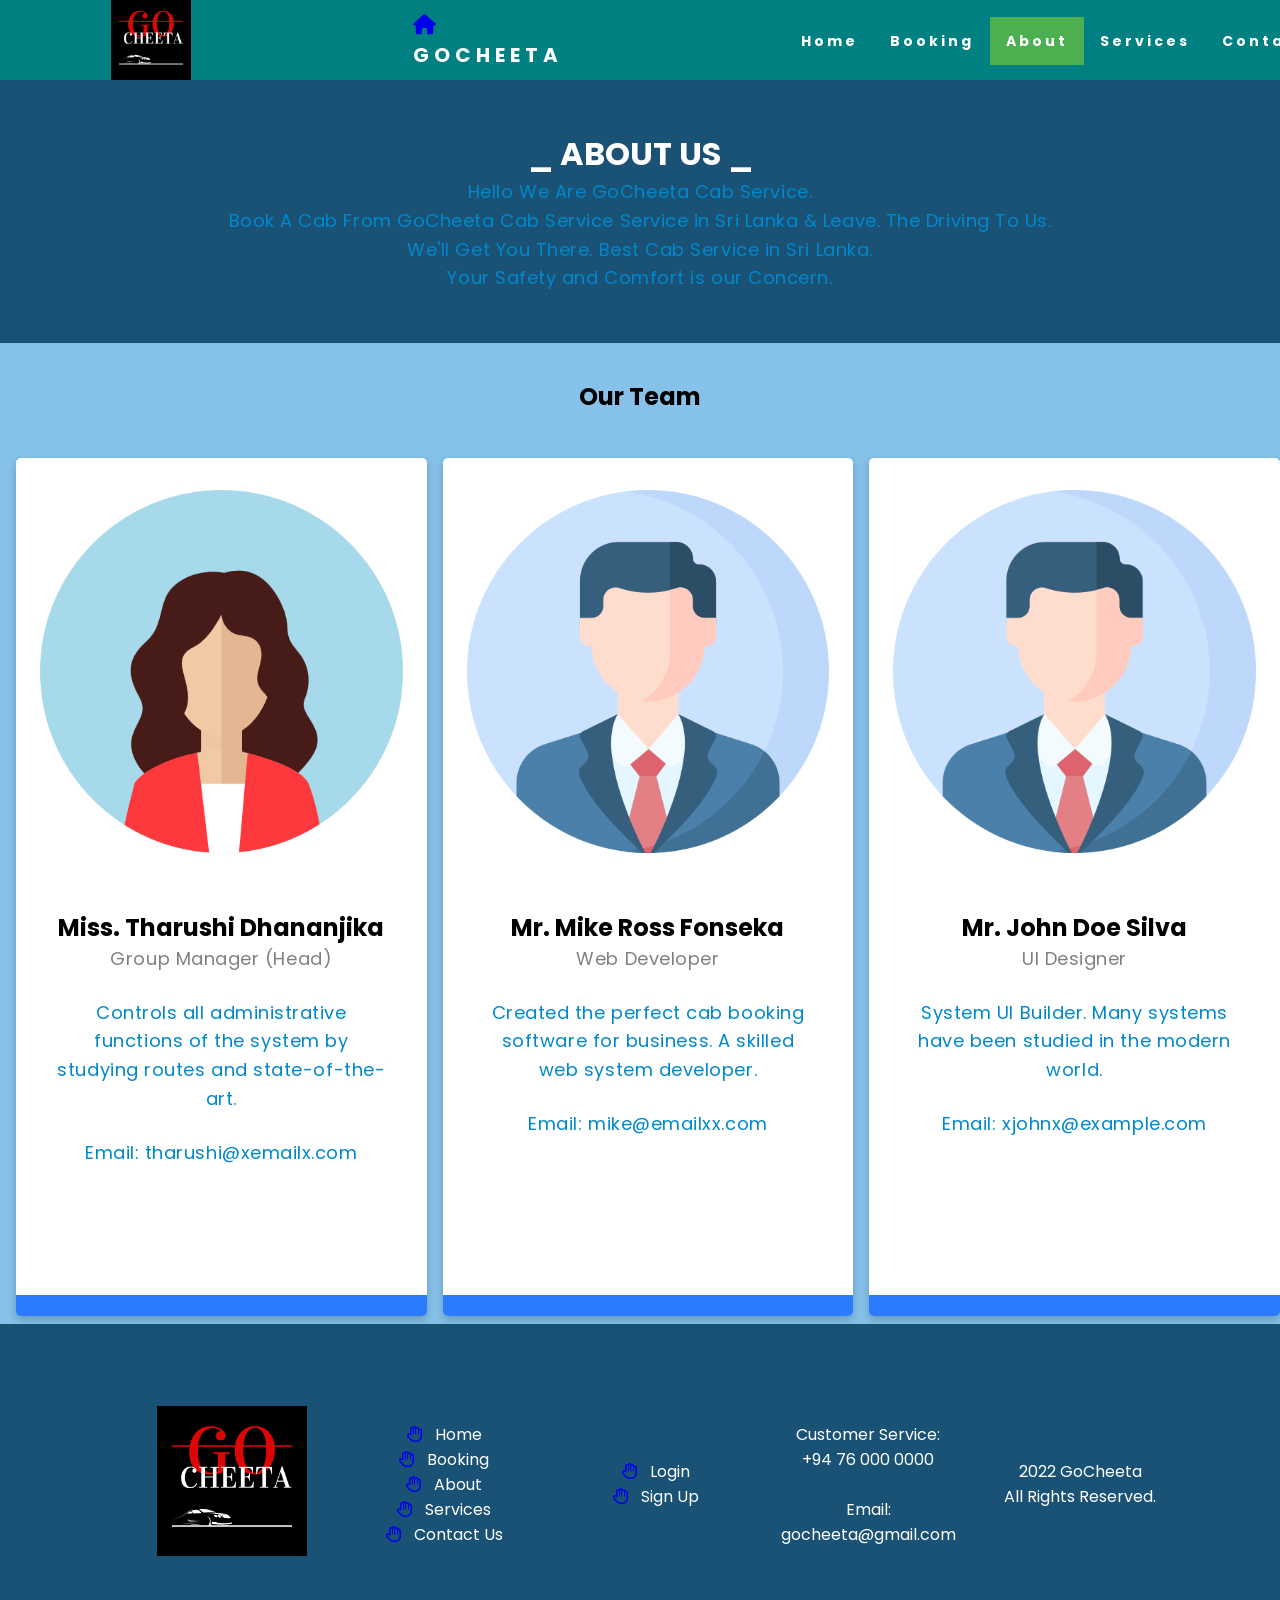
<file: GoCheeta_Client/target/GoCheeta_Client-1.0-SNAPSHOT/about.html>
<!DOCTYPE html>

<html lang="en">

  <head>
    <meta charset="UTF-8" />
    
    <meta name="viewport" content="width=device-width, initial-scale=1.0" />
    <link href="https://fonts.googleapis.com/css2?family=Montserrat&display=swap" rel="stylesheet"/>
    <link rel="stylesheet" href="navbar.css" />

    <title>About</title>
    
    <link rel="stylesheet" href="https://cdnjs.cloudflare.com/ajax/libs/font-awesome/6.0.0-beta3/css/all.min.css"/>
    <!-- Google Font -->
    <link href="https://fonts.googleapis.com/css2?family=Poppins:wght@400;500;600&display=swap" rel="stylesheet"/>
    
    <link rel="stylesheet" href="service.css"/>
    
<style>
    
        
body {
  font-family: Arial, Helvetica, sans-serif;
  margin: 0;
}

html {
  box-sizing: border-box;
}

*, *:before, *:after {
  box-sizing: inherit;
}

.column {
  float: left;
  width: 33.3%;
  margin-bottom: 16px;
  padding: 0 8px;
}

.card {
  box-shadow: 0 4px 8px 0 rgba(0, 0, 0, 0.2);
  margin: 8px;
}

.about-section {
  padding: 50px;
  text-align: center;
  background-color: #1A5276;
  color: white;
}

#table {
    padding-top: 30px;
    padding-right: 20px;
    padding-bottom: 30px;
    padding-left: 75px;
}    

p{
    font-size: 18px;
    color: #0088cc;
}

td{
    width: 210px;
}

.container {
  padding: 0 16px;
}

.container::after, .row::after {
  content: "";
  clear: both;
  display: table;
}

.title {
  color: grey;
}

.button {
  border: none;
  outline: 0;
  display: inline-block;
  padding: 8px;
  color: white;
  background-color: #000;
  text-align: center;
  cursor: pointer;
  width: 100%;
}

.button:hover {
  background-color: #555;
}

@media screen and (max-width: 650px) {
  .column {
    width: 100%;
    display: block;
  }
}
</style>    

  </head>

  <body style="background-color:#85C1E9;">

    <nav>
        <img src="gocheeta.png" alt="GoCheeta LOGO" width="80" height="80">

      <div class="heading">

        <a href="index.html"><i class="fa fa-home"></i></a>
        <h4>GoCheeta</h4>

      </div>

      <ul class="nav-links">

        <li><a href="index.html">Home</a></li>
        
        <li><a href="booking.html">Booking</a></li>

        <li><a class="active" href="about.html">About</a></li>

        <li><a href="services.html">Services</a></li>

        <li><a href="contact.jsp">Contact</a></li>

      </ul>

    </nav>
      
    <div class="about-section">
      <h1>_ ABOUT US _</h1>
      
      <p>Hello We Are GoCheeta Cab Service.</p>
      <p>Book A Cab From GoCheeta Cab Service Service in Sri Lanka & Leave. The Driving To Us.</p>
      <p>We'll Get You There. Best Cab Service in Sri Lanka.</p>
      <p>Your Safety and Comfort is our Concern.</p>
    </div>

      <br><br><h2 style="text-align:center">Our Team</h2><br><br>
    <div class="row">
      <div class="column">
        <div class="card">
          <img src="woman.png" alt="Jane" style="width:100%">
          <div class="container">
              <br><br>
            <h2>Miss. Tharushi Dhananjika</h2>
            <p class="title">Group Manager (Head)</p><br>
            <p>Controls all administrative functions of the system by studying routes and state-of-the-art.</p><br>
            <p>Email:   tharushi@xemailx.com</p>
            <br><br><br><br>
          </div>
        </div>
      </div>

      <div class="column">
        <div class="card">
          <img src="man.png" alt="Mike" style="width:100%">
          <div class="container">
              <br><br>
            <h2>Mr. Mike Ross Fonseka</h2>
            <p class="title">Web Developer</p><br>
            <p>Created the perfect cab booking software for business. A skilled web system developer.</p><br>
            <p>Email:   mike@emailxx.com</p>
            <br><br><br><br>
          </div>
        </div>
      </div>

      <div class="column">
        <div class="card">
          <img src="man.png" alt="John" style="width:100%">
          <div class="container">
              <br><br>
            <h2>Mr. John Doe Silva</h2>
            <p class="title">UI Designer</p><br>
            <p>System UI Builder. Many systems have been studied in the modern world.</p><br>
            <p>Email:   xjohnx@example.com</p>
            <br><br><br><br>
          </div>
        </div>
      </div>
    </div>
      
    <div class="about-section">
      
        <div id='table'> 
        <table>
          <tr>
            <td><img src="gocheeta.png" alt="GoCheeta LOGO" width="150" height="150"></td>
            <td>
                <a href="index.html"><i class="fa-regular fa-hand" ></i></a> &nbsp Home<br>
                <a href="booking.html"><i class="fa-regular fa-hand" ></i></a> &nbsp Booking<br>
                <a href="about.html"><i class="fa-regular fa-hand" ></i></a> &nbsp About<br>
                <a href="services.html"><i class="fa-regular fa-hand" ></i></a> &nbsp Services<br>
                <a href="contact.jsp"><i class="fa-regular fa-hand" ></i></a> &nbsp Contact Us<br>
            </td>
            <td>
                <a href="index.html"><i class="fa-regular fa-hand" ></i></a> &nbsp Login<br>
                <a href="index.html"><i class="fa-regular fa-hand" ></i></a> &nbsp Sign Up<br>
            </td>
            <td>Customer Service:<br>
                +94 76 000 0000<br><br>
                
                Email:<br>
                  gocheeta@gmail.com
            
            </td>
            <td>
                2022 GoCheeta<br>
                All Rights Reserved.<br>
            </td>
          </tr>
        </table>
        </div>
    </div>
      
  </body>

</html>
</file>
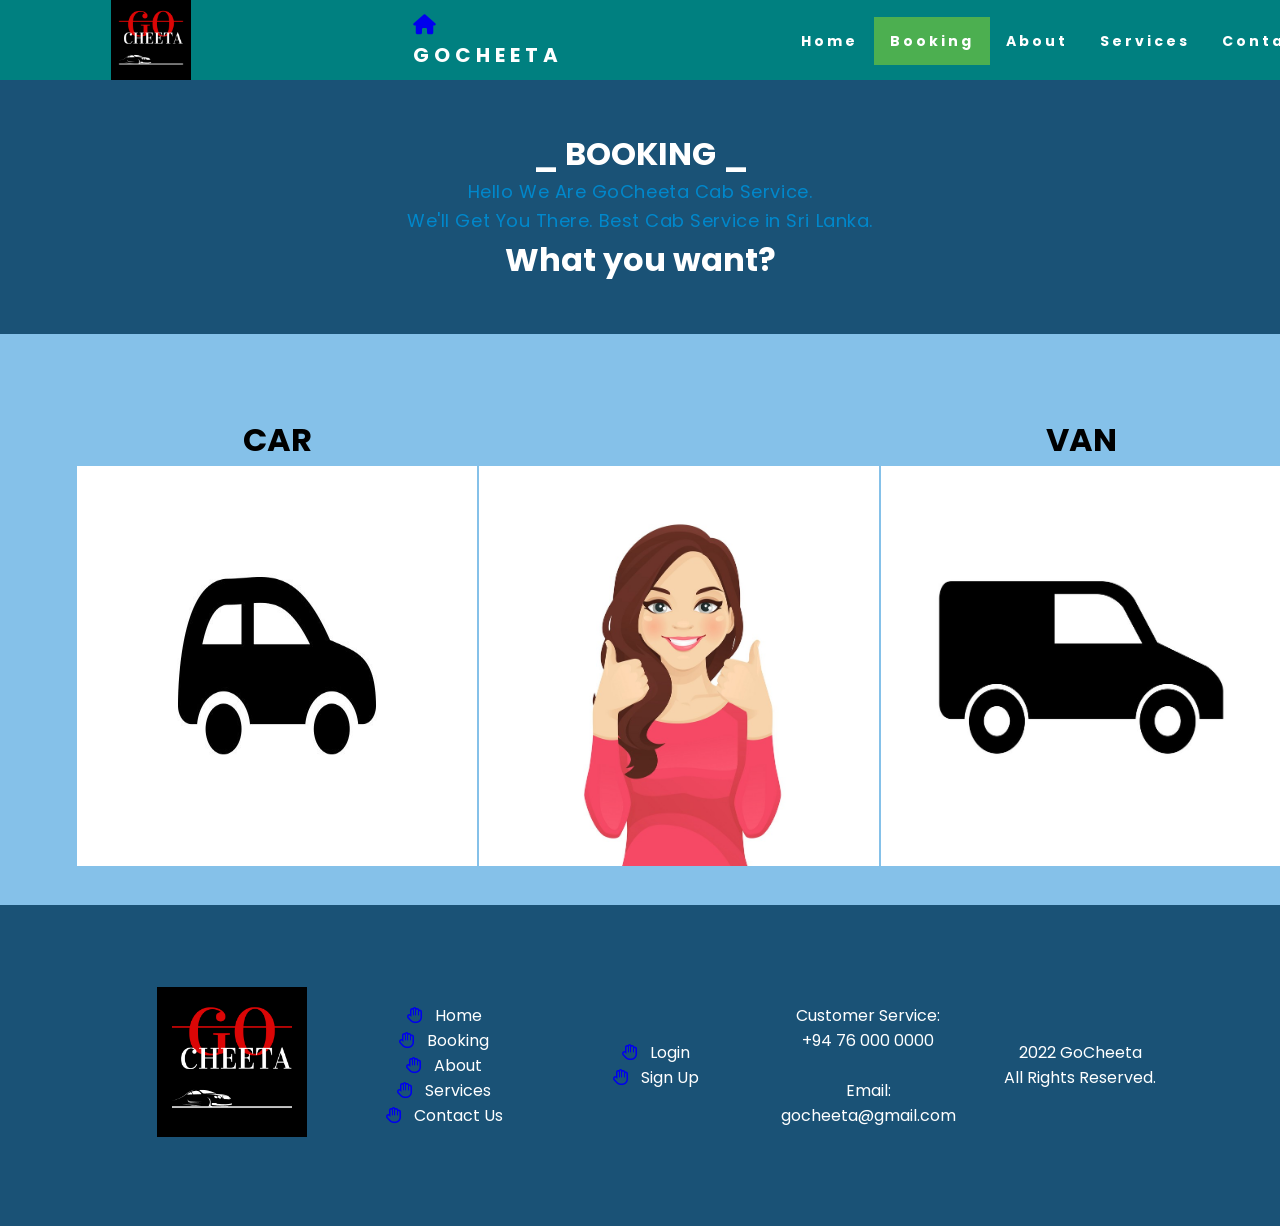
<file: GoCheeta_Client/target/GoCheeta_Client-1.0-SNAPSHOT/booking.html>
<!DOCTYPE html>

<html lang="en">

  <head>

    <meta charset="UTF-8" />

    <meta name="viewport" content="width=device-width, initial-scale=1.0" />

    <link href="https://fonts.googleapis.com/css2?family=Montserrat&display=swap" rel="stylesheet"/>
    <link rel="stylesheet" href="navbar.css" />

    <title>Booking</title>
    
    <link rel="stylesheet" href="https://cdnjs.cloudflare.com/ajax/libs/font-awesome/6.0.0-beta3/css/all.min.css"/>
    <!-- Google Font -->
    <link href="https://fonts.googleapis.com/css2?family=Poppins:wght@400;500;600&display=swap" rel="stylesheet"/>

    <link rel="stylesheet" href="service.css"/>

    <style>
        
        .about-section {
          padding: 50px;
          text-align: center;
          background-color: #1A5276;
          color: white;
        }
        
        #table {
            padding-top: 30px;
            padding-right: 20px;
            padding-bottom: 30px;
            padding-left: 75px;
            }    
            
        p{
            font-size: 18px;
            color: #0088cc;
        }
        
        td
        {
          width: 210px;
        }

    </style>
  </head>

  <body style="background-color:#85C1E9;">

      
    <nav>

        <img src="gocheeta.png" alt="GoCheeta LOGO" width="80" height="80">
        
      <div class="heading">

        <a href="index.html"><i class="fa fa-home"></i></a>
        <h4>GoCheeta</h4>

      </div>

      <ul class="nav-links">

        <li><a href="index.html">Home</a></li>
        
        <li><a class="active" href="booking.html">Booking</a></li>

        <li><a href="about.html">About</a></li>

        <li><a href="services.html">Services</a></li>

        <li><a href="contact.jsp">Contact</a></li>

      </ul>

    </nav>
      
    <div class="about-section">
      <h1>_ BOOKING _</h1>
      
      <p>Hello We Are GoCheeta Cab Service.</p>
      <p>We'll Get You There. Best Cab Service in Sri Lanka.</p>
      
      <h1>What you want?</h1>
    </div>
     
      <br><br>
    <div id='table'> 
        <table>
          <tr>
            <th><h1>CAR</h1></th>
            <th></th>
            <th><h1>VAN</h1></th>
          </tr>
          <tr>
            <td><a href="bookcar.jsp"><img src="car.jpg" alt='HTML Home' width="400" height="400"></a></td>
            <td><img src="girl.jpg" alt='image' width="400" height="400"></td>
            <td><a href="bookvan.jsp"><img src="van.jpg" alt='ABOUT Home' width="400" height="400"></a></td>
          </tr>
        </table>
    </div> 
      
      
    <div class="about-section">
      
        <div id='table'> 
        <table>
          <tr>
            <td><img src="gocheeta.png" alt="GoCheeta LOGO" width="150" height="150"></td>
            <td>
                <a href="index.html"><i class="fa-regular fa-hand" ></i></a> &nbsp Home<br>
                <a href="booking.html"><i class="fa-regular fa-hand" ></i></a> &nbsp Booking<br>
                <a href="about.html"><i class="fa-regular fa-hand" ></i></a> &nbsp About<br>
                <a href="services.html"><i class="fa-regular fa-hand" ></i></a> &nbsp Services<br>
                <a href="contact.jsp"><i class="fa-regular fa-hand" ></i></a> &nbsp Contact Us<br>
            </td>
            <td>
                <a href="index.html"><i class="fa-regular fa-hand" ></i></a> &nbsp Login<br>
                <a href="index.html"><i class="fa-regular fa-hand" ></i></a> &nbsp Sign Up<br>
            </td>
            <td>Customer Service:<br>
                +94 76 000 0000<br><br>
                
                Email:<br>
                  gocheeta@gmail.com
            
            </td>
            <td>
                2022 GoCheeta<br>
                All Rights Reserved.<br>
            </td>
          </tr>
        </table>
        </div>
    </div>

  </body>

</html>
</file>
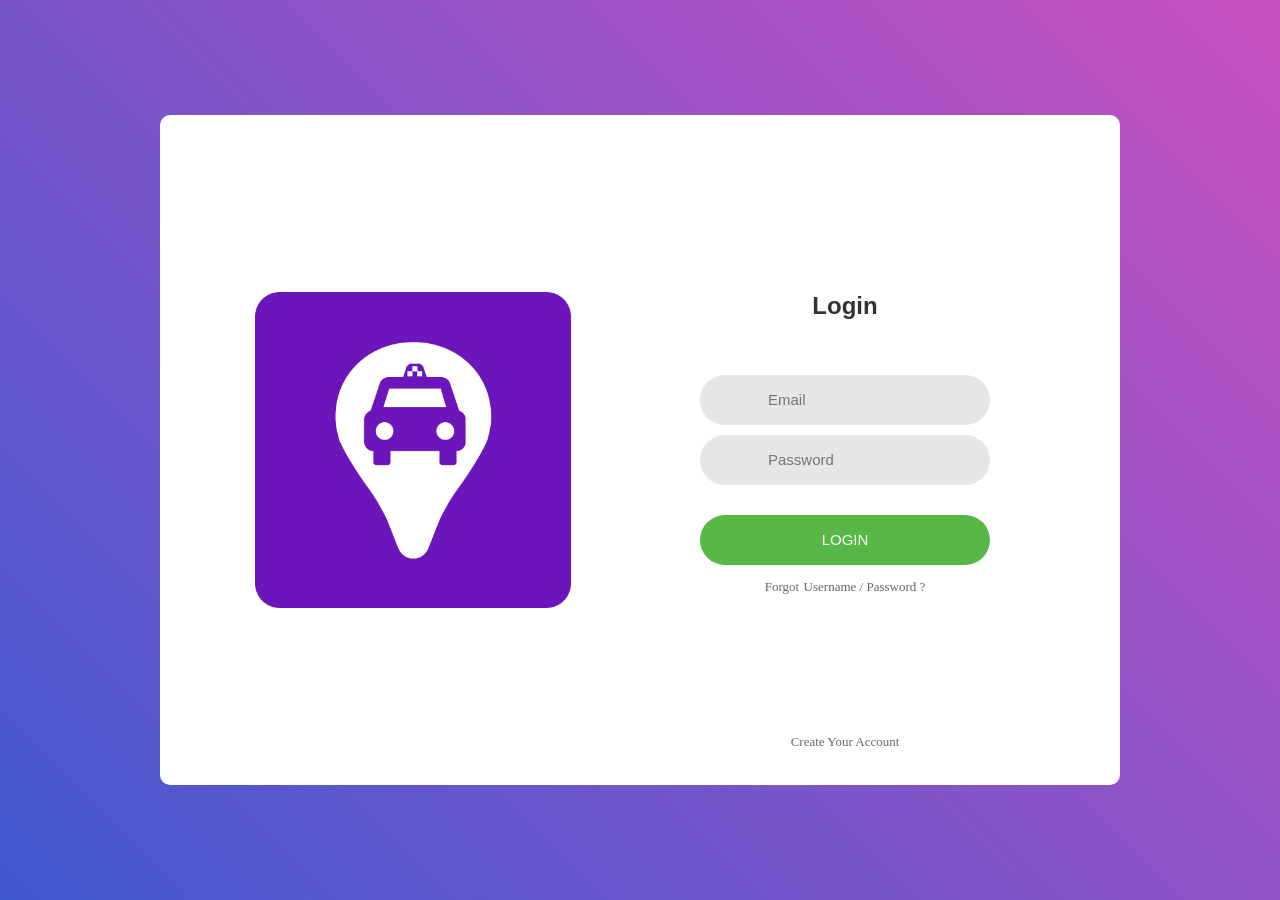
<file: GoCheeta_Client/target/GoCheeta_Client-1.0-SNAPSHOT/login.html>
<!DOCTYPE html>
<!--
Click nbfs://nbhost/SystemFileSystem/Templates/Licenses/license-default.txt to change this license
Click nbfs://nbhost/SystemFileSystem/Templates/JSP_Servlet/Html.html to edit this template
-->
<!DOCTYPE html>
<html lang="en">
    <style>
*{
    margin: 0px;
    padding: 0px;
    box-sizing: border-box;
}
body, html{
    height: 100%;
    font-family: 'Poppins',sans-serif;
    font-weight: 400;
}
.Main-container{
    width: 100%;
    margin: 0 auto;
}
.container-login{
    width: 100%;
    min-height: 100vh;
    display: flex;
    flex-wrap: wrap;
    justify-content: center;
    align-items: center;
    padding: 15px;
    background: #9053c7;
    background: linear-gradient(-135deg, #c850c0, #4158d0);
}
.wrap-login{
    width: 960px;
    background: #fff;
    border-radius: 10px;
    overflow: hidden;
    display: flex;
    flex-wrap: wrap;
    justify-content: space-between;
    padding: 177px 130px 33px 95px;
}
.login-pic{
    width: 316px;
}
.login-pic img{
    max-width: 100%;
}
.login-form{
    width: 290px;
}
.login-form-title{
    font-family: 'poppins', sans-serif;
    font-size: 24px;
    color: #333333;
    line-height: 1.2;
    text-align: center;
    font-weight: 700;
    width: 100%;
    display: block;
    padding-bottom: 54px;
}
.wrap-input{
    position: relative;
    width: 100%;
    z-index: 1;
    margin-bottom: 10px;
}
.input{
    font-family: 'Poppins' , sans-serif;
    font-size: 15px;
    font-weight: 500;
    line-height: 1.5;
    color: #666666;
    outline: none;
    border: none;
    display: block;
    width: 100%;
    background: #e6e6e6;
    height: 50px;
    border-radius: 25px;
    padding: 0 30px 0 68px;
}
.focus-input{
    display: block;
    position: absolute;
    border-radius: 25px;
    bottom: 0;
    left: 0;
    z-index: -1;
    width: 100%;
    height: 100%;
    box-shadow: 0px 0px 0px 0px;
    color: rgba(87, 184,70, 0.8);
}
.input:focus + .focus-input{
    animation:  anim-shadow 0.5s ease-in-out forwards;
}
@-webkit-keyframes anim-shadow{
    to {
        box-shadow:  0px 0px 70px 25px ;
        opacity: 0;
    }
}
@keyframes anim-shadow{
    to {
        box-shadow:  0px 0px 70px 25px ;
        opacity: 0;
    }
}

.symbol-input{
    font-size: 15px;
    display: flex;
    align-items: center;
    position: absolute;
    border-radius: 25px;
    bottom: 0;
    left: 0;
    width: 100%;
    height: 100%;
    padding-left: 35px;
    pointer-events: none;
    color: #666666;
    transition: all 0.4s
}
.input:focus + .focus-input + .symbol-input{
    color: #57b846;
    padding-left: 28px;
}

.login-form-btn-container{
    width: 100%;
    display: flex;
    flex-wrap: wrap;
    justify-content: center;
    padding-top: 20px;
}
.login-form-btn{
    font-family:'poppins',sans-serif ;
    font-size: 15px;
    line-height: 1.5;
    color: #fff;
    background: #57b846;
    text-transform: uppercase;
    width: 100%;
    height: 50px;
    border-radius: 25px;
    display: flex;
    justify-content: center;
    align-items: center;
    padding: 0 25px ;
    transition: all 0.4s;
    border: none;

}
.login-form-btn:hover{
    background: #333333;
}
.text-center{
    text-align: center;
}
.txt1{
    font-family: 'poppins';
    font-size: 13px;
    line-height: 1.5;
    color: #666666;
}
.txt2{
    font-family: 'poppins';
    font-size: 13px;
    line-height: 1.5;
    color: #666666;
}
.p-t-1{
    padding-top: 12px;
}
.p-t-2{
    padding-top: 136px;
}

a{
    font-family: 'poppins', sans-serif;
    font-size: 14px;
    line-height: 1.7;
    color: #666666;
    margin: 0px;
    transition: all 0.4s;
    text-decoration: none;
    font-weight: 400;
}
a:focus{
    outline: none !important;
}
a:hover{
    color: #57b846;
}
button{
    outline: none !important;
    border: none;
    background: transparent;
}
button:hover{
    cursor: pointer;
}

/* Responsive */
@media (max-width: 992px){

.wrap-login{
    padding: 177px 90px 33px 85px;
}

.login-pic{
    width: 35%;
}
.login-form{
    width: 50%;
}

}


@media (max-width: 768px){
    .wrap-login{
        padding: 100px 80px 33px 80px;
    }
    
    .login-pic{
       display: none;
    }
    .login-form{
        width: 100%;
    } 
}


@media (max-width: 576px){
    .wrap-login{
        padding: 100px 15px 33px 15px;
    }
}
</style>
<head>
    <meta charset="UTF-8">
    <meta http-equiv="X-UA-Compatible" content="IE=edge">
    <meta name="viewport" content="width=device-width, initial-scale=1.0">
    <title>Login Customer</title>
</head>
<body>
    
    
    
    <div class="Main-container">
        <div class="container-login">
            <div class="wrap-login">
                
                <div class="login-pic">
                    <img src="unnamed.png" alt="IMG">
                </div>

                <form action="login.jsp" method="post" class="login-form">
                    <span class="login-form-title">Login</span>

                    <div class="wrap-input">
                        <input type="text" class="input" name="email" placeholder="Email" required>
                        <span class="focus-input"></span>
                        <span class="symbol-input">
                            <i class="fa fa-envelope" aria-hidden="true"></i>
                        </span>
                    </div>
                    <div class="wrap-input">
                        <input type="password" class="input" name="password" placeholder="Password" required>
                        <span class="focus-input"></span>
                        <span class="symbol-input">
                            <i class="fa fa-lock" aria-hidden="true"></i>
                        </span>
                    </div>

                    <div class="login-form-btn-container">
                        <button type="submit" class="login-form-btn">Login</button>
                    </div>

                  <div class="text-center p-t-1">
                      <span class="txt1">Forgot</span>
                      <a href="#" class="txt2"> Username / Password ?</a>
                  </div>
                  <div class="text-center p-t-2">
                      <a href="#" class="txt2">Create Your Account <i class="fa fa-long-arrow-right " aria-hidden="true"></i></a>
                  </div>

                </form>

            </div>
        </div>
    </div>
    
</body>
</html>
</file>
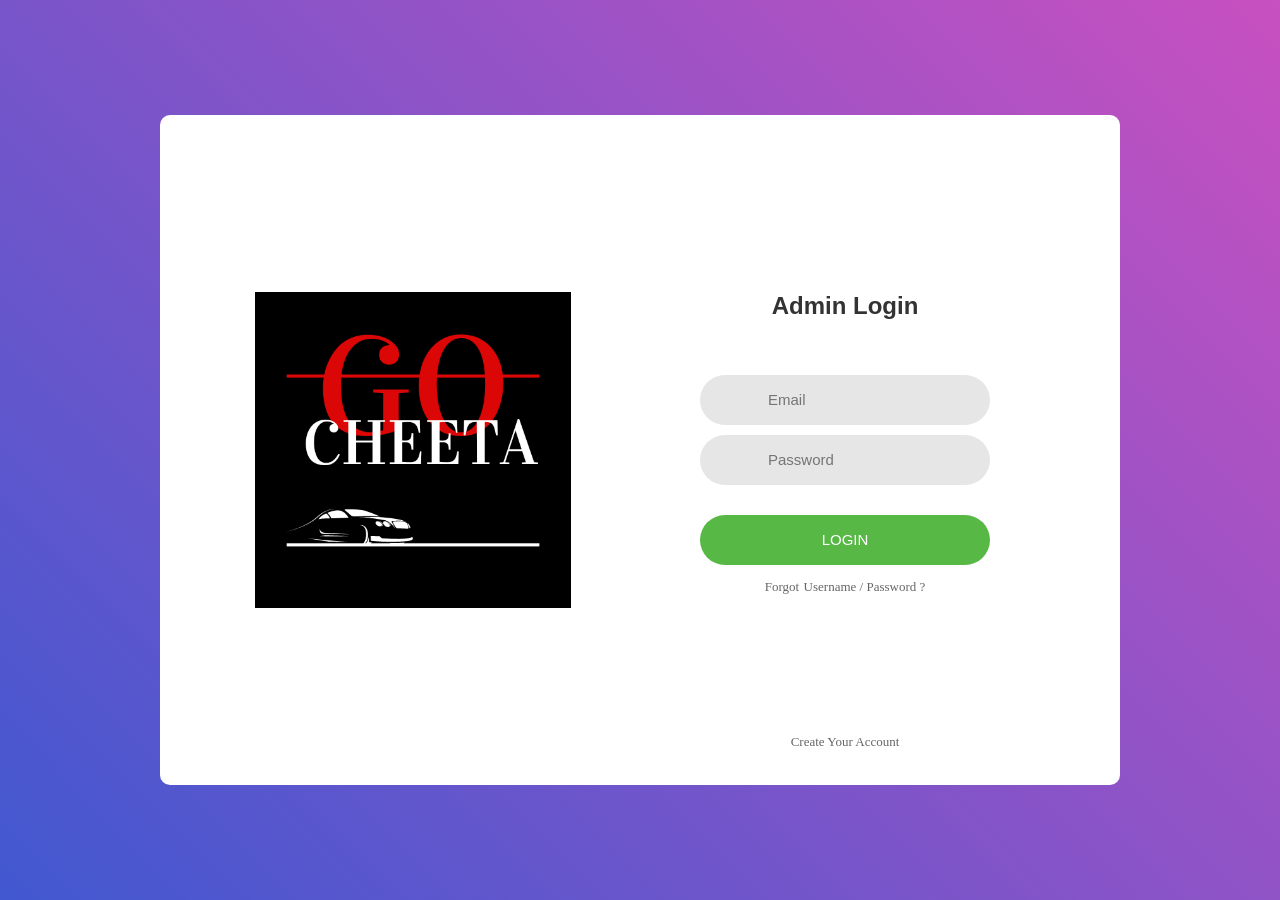
<file: GoCheeta_Client/target/GoCheeta_Client-1.0-SNAPSHOT/loginadmin.html>
<!DOCTYPE html>
<!--
Click nbfs://nbhost/SystemFileSystem/Templates/Licenses/license-default.txt to change this license
Click nbfs://nbhost/SystemFileSystem/Templates/JSP_Servlet/Html.html to edit this template
-->
<!DOCTYPE html>
<html lang="en">
    <style>
*{
    margin: 0px;
    padding: 0px;
    box-sizing: border-box;
}
body, html{
    height: 100%;
    font-family: 'Poppins',sans-serif;
    font-weight: 400;
}
.Main-container{
    width: 100%;
    margin: 0 auto;
}
.container-login{
    width: 100%;
    min-height: 100vh;
    display: flex;
    flex-wrap: wrap;
    justify-content: center;
    align-items: center;
    padding: 15px;
    background: #9053c7;
    background: linear-gradient(-135deg, #c850c0, #4158d0);
}
.wrap-login{
    width: 960px;
    background: #fff;
    border-radius: 10px;
    overflow: hidden;
    display: flex;
    flex-wrap: wrap;
    justify-content: space-between;
    padding: 177px 130px 33px 95px;
}
.login-pic{
    width: 316px;
}
.login-pic img{
    max-width: 100%;
}
.login-form{
    width: 290px;
}
.login-form-title{
    font-family: 'poppins', sans-serif;
    font-size: 24px;
    color: #333333;
    line-height: 1.2;
    text-align: center;
    font-weight: 700;
    width: 100%;
    display: block;
    padding-bottom: 54px;
}
.wrap-input{
    position: relative;
    width: 100%;
    z-index: 1;
    margin-bottom: 10px;
}
.input{
    font-family: 'Poppins' , sans-serif;
    font-size: 15px;
    font-weight: 500;
    line-height: 1.5;
    color: #666666;
    outline: none;
    border: none;
    display: block;
    width: 100%;
    background: #e6e6e6;
    height: 50px;
    border-radius: 25px;
    padding: 0 30px 0 68px;
}
.focus-input{
    display: block;
    position: absolute;
    border-radius: 25px;
    bottom: 0;
    left: 0;
    z-index: -1;
    width: 100%;
    height: 100%;
    box-shadow: 0px 0px 0px 0px;
    color: rgba(87, 184,70, 0.8);
}
.input:focus + .focus-input{
    animation:  anim-shadow 0.5s ease-in-out forwards;
}
@-webkit-keyframes anim-shadow{
    to {
        box-shadow:  0px 0px 70px 25px ;
        opacity: 0;
    }
}
@keyframes anim-shadow{
    to {
        box-shadow:  0px 0px 70px 25px ;
        opacity: 0;
    }
}

.symbol-input{
    font-size: 15px;
    display: flex;
    align-items: center;
    position: absolute;
    border-radius: 25px;
    bottom: 0;
    left: 0;
    width: 100%;
    height: 100%;
    padding-left: 35px;
    pointer-events: none;
    color: #666666;
    transition: all 0.4s
}
.input:focus + .focus-input + .symbol-input{
    color: #57b846;
    padding-left: 28px;
}

.login-form-btn-container{
    width: 100%;
    display: flex;
    flex-wrap: wrap;
    justify-content: center;
    padding-top: 20px;
}
.login-form-btn{
    font-family:'poppins',sans-serif ;
    font-size: 15px;
    line-height: 1.5;
    color: #fff;
    background: #57b846;
    text-transform: uppercase;
    width: 100%;
    height: 50px;
    border-radius: 25px;
    display: flex;
    justify-content: center;
    align-items: center;
    padding: 0 25px ;
    transition: all 0.4s;
    border: none;

}
.login-form-btn:hover{
    background: #333333;
}
.text-center{
    text-align: center;
}
.txt1{
    font-family: 'poppins';
    font-size: 13px;
    line-height: 1.5;
    color: #666666;
}
.txt2{
    font-family: 'poppins';
    font-size: 13px;
    line-height: 1.5;
    color: #666666;
}
.p-t-1{
    padding-top: 12px;
}
.p-t-2{
    padding-top: 136px;
}

a{
    font-family: 'poppins', sans-serif;
    font-size: 14px;
    line-height: 1.7;
    color: #666666;
    margin: 0px;
    transition: all 0.4s;
    text-decoration: none;
    font-weight: 400;
}
a:focus{
    outline: none !important;
}
a:hover{
    color: #57b846;
}
button{
    outline: none !important;
    border: none;
    background: transparent;
}
button:hover{
    cursor: pointer;
}

/* Responsive */
@media (max-width: 992px){

.wrap-login{
    padding: 177px 90px 33px 85px;
}

.login-pic{
    width: 35%;
}
.login-form{
    width: 50%;
}

@media (max-width: 768px){
    .wrap-login{
        padding: 100px 80px 33px 80px;
    }
    
    .login-pic{
       display: none;
    }
    .login-form{
        width: 100%;
    } 
}


@media (max-width: 576px){
    .wrap-login{
        padding: 100px 15px 33px 15px;
    }
}
</style>
<head>
    <meta charset="UTF-8">
    <meta http-equiv="X-UA-Compatible" content="IE=edge">
    <meta name="viewport" content="width=device-width, initial-scale=1.0">
    <title>Login Admin</title>
</head>
<body>
    
    
    <div class="Main-container">
        <div class="container-login">
            <div class="wrap-login">
                
                <div class="login-pic">
                    <img src="gocheeta.png" alt="IMG">
                </div>

                <form action="loginadmin.jsp" method="post" class="login-form">
                    <span class="login-form-title">Admin Login</span>

                    <div class="wrap-input">
                        <input type="text" class="input" name="email" placeholder="Email" required>
                        <span class="focus-input"></span>
                        <span class="symbol-input">
                            <i class="fa fa-envelope" aria-hidden="true"></i>
                        </span>
                    </div>
                    <div class="wrap-input">
                        <input type="password" class="input" name="password" placeholder="Password" required>
                        <span class="focus-input"></span>
                        <span class="symbol-input">
                            <i class="fa fa-lock" aria-hidden="true"></i>
                        </span>
                    </div>

                    <div class="login-form-btn-container">
                        <button type="submit" class="login-form-btn">Login</button>
                    </div>

                  <div class="text-center p-t-1">
                      <span class="txt1">Forgot</span>
                      <a href="#" class="txt2"> Username / Password ?</a>
                  </div>
                  <div class="text-center p-t-2">
                      <a href="#" class="txt2">Create Your Account <i class="fa fa-long-arrow-right " aria-hidden="true"></i></a>
                  </div>

                </form>

            </div>
        </div>
    </div>
    
</body>
</html>
</file>
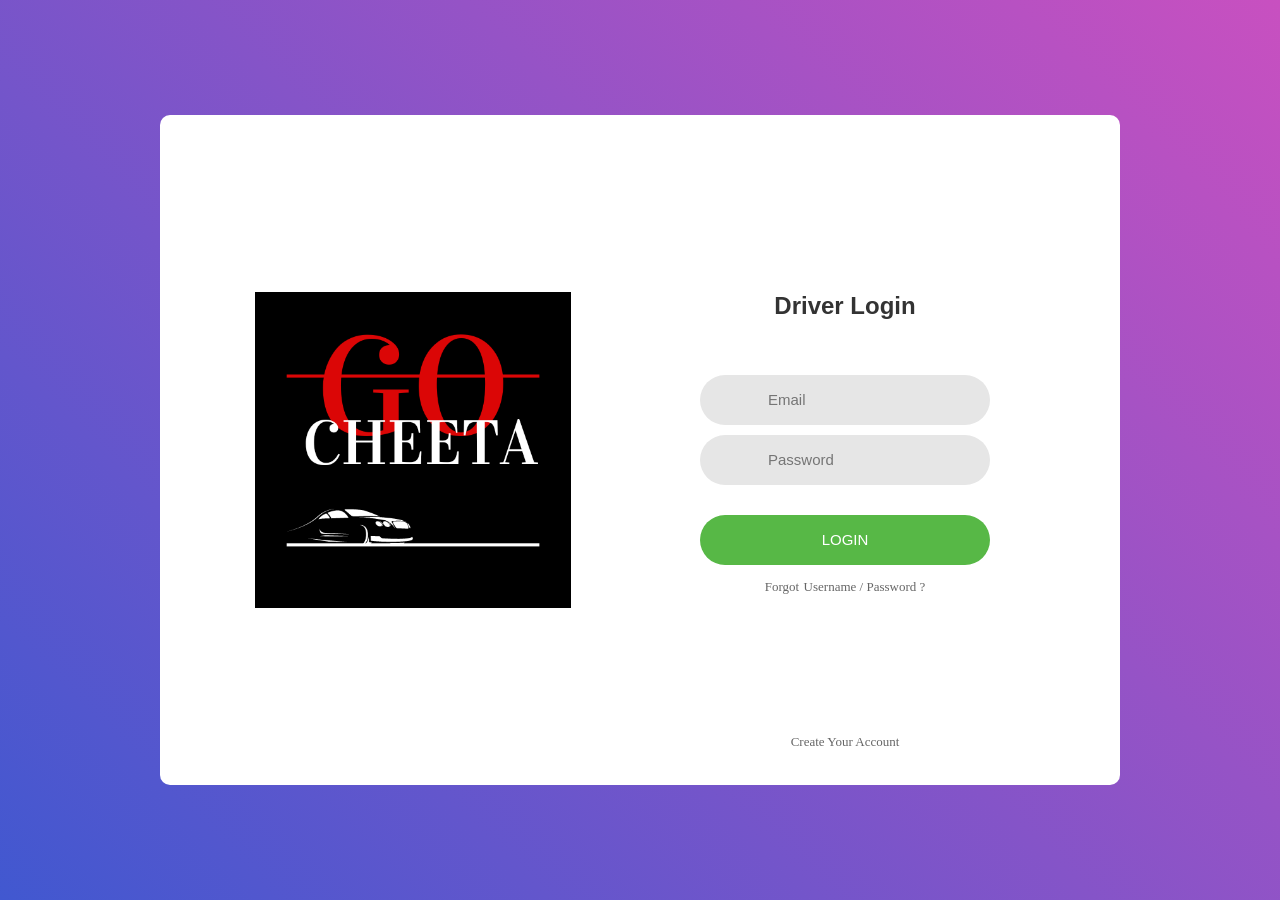
<file: GoCheeta_Client/target/GoCheeta_Client-1.0-SNAPSHOT/logindriver.html>
<!DOCTYPE html>
<!--
Click nbfs://nbhost/SystemFileSystem/Templates/Licenses/license-default.txt to change this license
Click nbfs://nbhost/SystemFileSystem/Templates/JSP_Servlet/Html.html to edit this template
-->
<!DOCTYPE html>
<html lang="en">
    <style>
*{
    margin: 0px;
    padding: 0px;
    box-sizing: border-box;
}
body, html{
    height: 100%;
    font-family: 'Poppins',sans-serif;
    font-weight: 400;
}
.Main-container{
    width: 100%;
    margin: 0 auto;
}
.container-login{
    width: 100%;
    min-height: 100vh;
    display: flex;
    flex-wrap: wrap;
    justify-content: center;
    align-items: center;
    padding: 15px;
    background: #9053c7;
    background: linear-gradient(-135deg, #c850c0, #4158d0);
}
.wrap-login{
    width: 960px;
    background: #fff;
    border-radius: 10px;
    overflow: hidden;
    display: flex;
    flex-wrap: wrap;
    justify-content: space-between;
    padding: 177px 130px 33px 95px;
}
.login-pic{
    width: 316px;
}
.login-pic img{
    max-width: 100%;
}
.login-form{
    width: 290px;
}
.login-form-title{
    font-family: 'poppins', sans-serif;
    font-size: 24px;
    color: #333333;
    line-height: 1.2;
    text-align: center;
    font-weight: 700;
    width: 100%;
    display: block;
    padding-bottom: 54px;
}
.wrap-input{
    position: relative;
    width: 100%;
    z-index: 1;
    margin-bottom: 10px;
}
.input{
    font-family: 'Poppins' , sans-serif;
    font-size: 15px;
    font-weight: 500;
    line-height: 1.5;
    color: #666666;
    outline: none;
    border: none;
    display: block;
    width: 100%;
    background: #e6e6e6;
    height: 50px;
    border-radius: 25px;
    padding: 0 30px 0 68px;
}
.focus-input{
    display: block;
    position: absolute;
    border-radius: 25px;
    bottom: 0;
    left: 0;
    z-index: -1;
    width: 100%;
    height: 100%;
    box-shadow: 0px 0px 0px 0px;
    color: rgba(87, 184,70, 0.8);
}
.input:focus + .focus-input{
    animation:  anim-shadow 0.5s ease-in-out forwards;
}
@-webkit-keyframes anim-shadow{
    to {
        box-shadow:  0px 0px 70px 25px ;
        opacity: 0;
    }
}
@keyframes anim-shadow{
    to {
        box-shadow:  0px 0px 70px 25px ;
        opacity: 0;
    }
}

.symbol-input{
    font-size: 15px;
    display: flex;
    align-items: center;
    position: absolute;
    border-radius: 25px;
    bottom: 0;
    left: 0;
    width: 100%;
    height: 100%;
    padding-left: 35px;
    pointer-events: none;
    color: #666666;
    transition: all 0.4s
}
.input:focus + .focus-input + .symbol-input{
    color: #57b846;
    padding-left: 28px;
}

.login-form-btn-container{
    width: 100%;
    display: flex;
    flex-wrap: wrap;
    justify-content: center;
    padding-top: 20px;
}
.login-form-btn{
    font-family:'poppins',sans-serif ;
    font-size: 15px;
    line-height: 1.5;
    color: #fff;
    background: #57b846;
    text-transform: uppercase;
    width: 100%;
    height: 50px;
    border-radius: 25px;
    display: flex;
    justify-content: center;
    align-items: center;
    padding: 0 25px ;
    transition: all 0.4s;
    border: none;

}
.login-form-btn:hover{
    background: #333333;
}
.text-center{
    text-align: center;
}
.txt1{
    font-family: 'poppins';
    font-size: 13px;
    line-height: 1.5;
    color: #666666;
}
.txt2{
    font-family: 'poppins';
    font-size: 13px;
    line-height: 1.5;
    color: #666666;
}
.p-t-1{
    padding-top: 12px;
}
.p-t-2{
    padding-top: 136px;
}

a{
    font-family: 'poppins', sans-serif;
    font-size: 14px;
    line-height: 1.7;
    color: #666666;
    margin: 0px;
    transition: all 0.4s;
    text-decoration: none;
    font-weight: 400;
}
a:focus{
    outline: none !important;
}
a:hover{
    color: #57b846;
}
button{
    outline: none !important;
    border: none;
    background: transparent;
}
button:hover{
    cursor: pointer;
}

/* Responsive */
@media (max-width: 992px){

.wrap-login{
    padding: 177px 90px 33px 85px;
}

.login-pic{
    width: 35%;
}
.login-form{
    width: 50%;
}

@media (max-width: 768px){
    .wrap-login{
        padding: 100px 80px 33px 80px;
    }
    
    .login-pic{
       display: none;
    }
    .login-form{
        width: 100%;
    } 
}


@media (max-width: 576px){
    .wrap-login{
        padding: 100px 15px 33px 15px;
    }
}
</style>
<head>
    <meta charset="UTF-8">
    <meta http-equiv="X-UA-Compatible" content="IE=edge">
    <meta name="viewport" content="width=device-width, initial-scale=1.0">
    <title>Login Driver</title>
</head>
<body>
    
    
    <div class="Main-container">
        <div class="container-login">
            <div class="wrap-login">
                
                <div class="login-pic">
                    <img src="gocheeta.png" alt="IMG">
                </div>

                <form action="index.jsp" method="post" class="login-form">
                    <span class="login-form-title">Driver Login</span>

                    <div class="wrap-input">
                        <input type="text" class="input" name="email" placeholder="Email" required>
                        <span class="focus-input"></span>
                        <span class="symbol-input">
                            <i class="fa fa-envelope" aria-hidden="true"></i>
                        </span>
                    </div>
                    <div class="wrap-input">
                        <input type="password" class="input" name="password" placeholder="Password" required>
                        <span class="focus-input"></span>
                        <span class="symbol-input">
                            <i class="fa fa-lock" aria-hidden="true"></i>
                        </span>
                    </div>

                    <div class="login-form-btn-container">
                        <button type="submit" class="login-form-btn">Login</button>
                    </div>

                  <div class="text-center p-t-1">
                      <span class="txt1">Forgot</span>
                      <a href="#" class="txt2"> Username / Password ?</a>
                  </div>
                  <div class="text-center p-t-2">
                      <a href="index.jsp" class="txt2">Create Your Account <i class="fa fa-long-arrow-right " aria-hidden="true"></i></a>
                  </div>

                </form>

            </div>
        </div>
    </div>
    
</body>
</html>
</file>
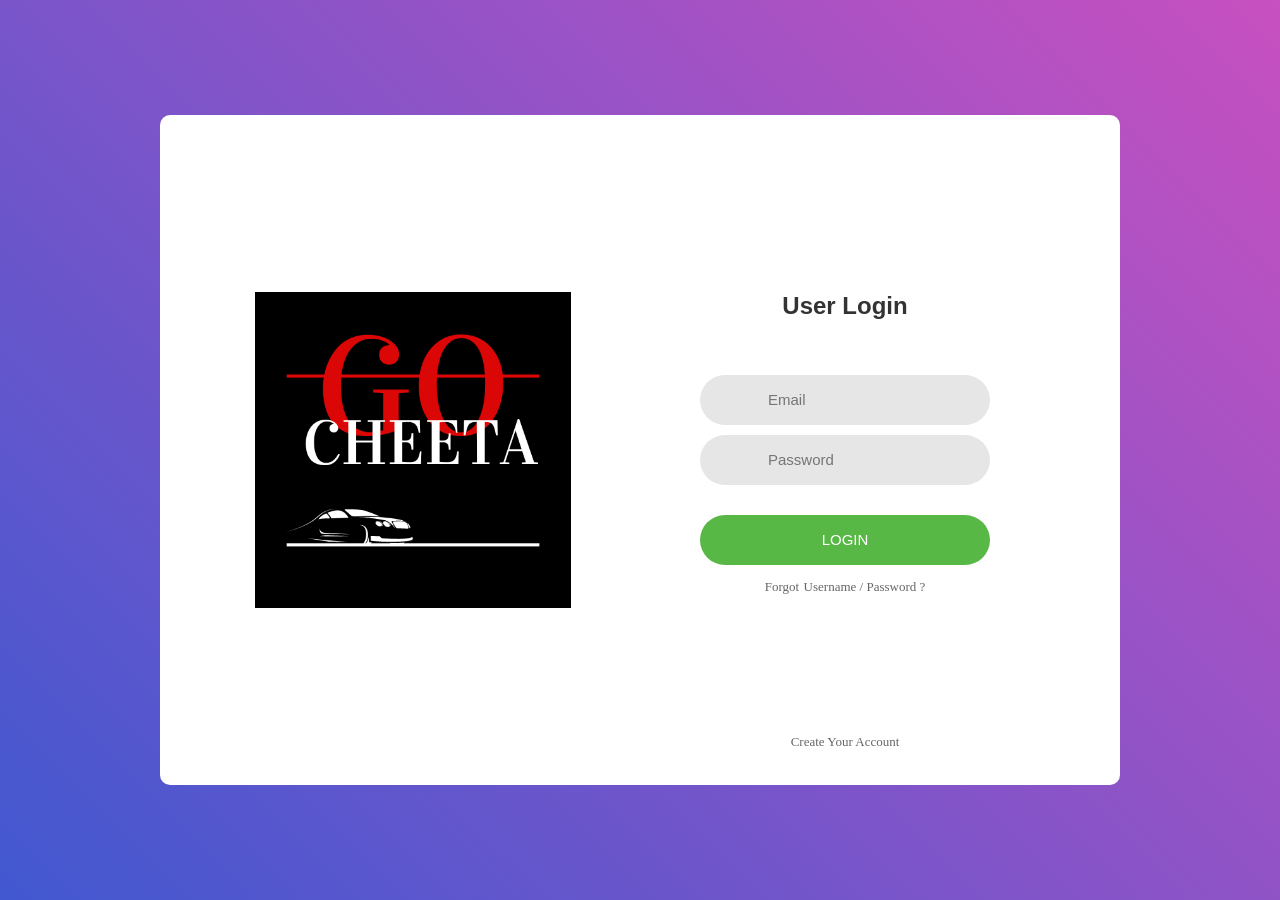
<file: GoCheeta_Client/target/GoCheeta_Client-1.0-SNAPSHOT/loginother.html>
<!DOCTYPE html>
<!--
Click nbfs://nbhost/SystemFileSystem/Templates/Licenses/license-default.txt to change this license
Click nbfs://nbhost/SystemFileSystem/Templates/JSP_Servlet/Html.html to edit this template
-->
<!DOCTYPE html>
<html lang="en">
    <style>
*{
    margin: 0px;
    padding: 0px;
    box-sizing: border-box;
}
body, html{
    height: 100%;
    font-family: 'Poppins',sans-serif;
    font-weight: 400;
}
.Main-container{
    width: 100%;
    margin: 0 auto;
}
.container-login{
    width: 100%;
    min-height: 100vh;
    display: flex;
    flex-wrap: wrap;
    justify-content: center;
    align-items: center;
    padding: 15px;
    background: #9053c7;
    background: linear-gradient(-135deg, #c850c0, #4158d0);
}
.wrap-login{
    width: 960px;
    background: #fff;
    border-radius: 10px;
    overflow: hidden;
    display: flex;
    flex-wrap: wrap;
    justify-content: space-between;
    padding: 177px 130px 33px 95px;
}
.login-pic{
    width: 316px;
}
.login-pic img{
    max-width: 100%;
}
.login-form{
    width: 290px;
}
.login-form-title{
    font-family: 'poppins', sans-serif;
    font-size: 24px;
    color: #333333;
    line-height: 1.2;
    text-align: center;
    font-weight: 700;
    width: 100%;
    display: block;
    padding-bottom: 54px;
}
.wrap-input{
    position: relative;
    width: 100%;
    z-index: 1;
    margin-bottom: 10px;
}
.input{
    font-family: 'Poppins' , sans-serif;
    font-size: 15px;
    font-weight: 500;
    line-height: 1.5;
    color: #666666;
    outline: none;
    border: none;
    display: block;
    width: 100%;
    background: #e6e6e6;
    height: 50px;
    border-radius: 25px;
    padding: 0 30px 0 68px;
}
.focus-input{
    display: block;
    position: absolute;
    border-radius: 25px;
    bottom: 0;
    left: 0;
    z-index: -1;
    width: 100%;
    height: 100%;
    box-shadow: 0px 0px 0px 0px;
    color: rgba(87, 184,70, 0.8);
}
.input:focus + .focus-input{
    animation:  anim-shadow 0.5s ease-in-out forwards;
}
@-webkit-keyframes anim-shadow{
    to {
        box-shadow:  0px 0px 70px 25px ;
        opacity: 0;
    }
}
@keyframes anim-shadow{
    to {
        box-shadow:  0px 0px 70px 25px ;
        opacity: 0;
    }
}

.symbol-input{
    font-size: 15px;
    display: flex;
    align-items: center;
    position: absolute;
    border-radius: 25px;
    bottom: 0;
    left: 0;
    width: 100%;
    height: 100%;
    padding-left: 35px;
    pointer-events: none;
    color: #666666;
    transition: all 0.4s
}
.input:focus + .focus-input + .symbol-input{
    color: #57b846;
    padding-left: 28px;
}

.login-form-btn-container{
    width: 100%;
    display: flex;
    flex-wrap: wrap;
    justify-content: center;
    padding-top: 20px;
}
.login-form-btn{
    font-family:'poppins',sans-serif ;
    font-size: 15px;
    line-height: 1.5;
    color: #fff;
    background: #57b846;
    text-transform: uppercase;
    width: 100%;
    height: 50px;
    border-radius: 25px;
    display: flex;
    justify-content: center;
    align-items: center;
    padding: 0 25px ;
    transition: all 0.4s;
    border: none;

}
.login-form-btn:hover{
    background: #333333;
}
.text-center{
    text-align: center;
}
.txt1{
    font-family: 'poppins';
    font-size: 13px;
    line-height: 1.5;
    color: #666666;
}
.txt2{
    font-family: 'poppins';
    font-size: 13px;
    line-height: 1.5;
    color: #666666;
}
.p-t-1{
    padding-top: 12px;
}
.p-t-2{
    padding-top: 136px;
}

a{
    font-family: 'poppins', sans-serif;
    font-size: 14px;
    line-height: 1.7;
    color: #666666;
    margin: 0px;
    transition: all 0.4s;
    text-decoration: none;
    font-weight: 400;
}
a:focus{
    outline: none !important;
}
a:hover{
    color: #57b846;
}
button{
    outline: none !important;
    border: none;
    background: transparent;
}
button:hover{
    cursor: pointer;
}

/* Responsive */
@media (max-width: 992px){

.wrap-login{
    padding: 177px 90px 33px 85px;
}

.login-pic{
    width: 35%;
}
.login-form{
    width: 50%;
}

@media (max-width: 768px){
    .wrap-login{
        padding: 100px 80px 33px 80px;
    }
    
    .login-pic{
       display: none;
    }
    .login-form{
        width: 100%;
    } 
}


@media (max-width: 576px){
    .wrap-login{
        padding: 100px 15px 33px 15px;
    }
}
</style>
<head>
    <meta charset="UTF-8">
    <meta http-equiv="X-UA-Compatible" content="IE=edge">
    <meta name="viewport" content="width=device-width, initial-scale=1.0">
    <title>Login Other</title>
</head>
<body>
    
    
    <div class="Main-container">
        <div class="container-login">
            <div class="wrap-login">
                
                <div class="login-pic">
                    <img src="gocheeta.png" alt="IMG">
                </div>

                <form action="loginother.jsp" method="post" class="login-form">
                    <span class="login-form-title">User Login</span>

                    <div class="wrap-input">
                        <input type="text" class="input" name="email" placeholder="Email" required>
                        <span class="focus-input"></span>
                        <span class="symbol-input">
                            <i class="fa fa-envelope" aria-hidden="true"></i>
                        </span>
                    </div>
                    <div class="wrap-input">
                        <input type="password" class="input" name="password" placeholder="Password" required>
                        <span class="focus-input"></span>
                        <span class="symbol-input">
                            <i class="fa fa-lock" aria-hidden="true"></i>
                        </span>
                    </div>

                    <div class="login-form-btn-container">
                        <button type="submit" class="login-form-btn">Login</button>
                    </div>

                  <div class="text-center p-t-1">
                      <span class="txt1">Forgot</span>
                      <a href="#" class="txt2"> Username / Password ?</a>
                  </div>
                  <div class="text-center p-t-2">
                      <a href="#" class="txt2">Create Your Account <i class="fa fa-long-arrow-right " aria-hidden="true"></i></a>
                  </div>

                </form>

            </div>
        </div>
    </div>
    
</body>
</html>
</file>
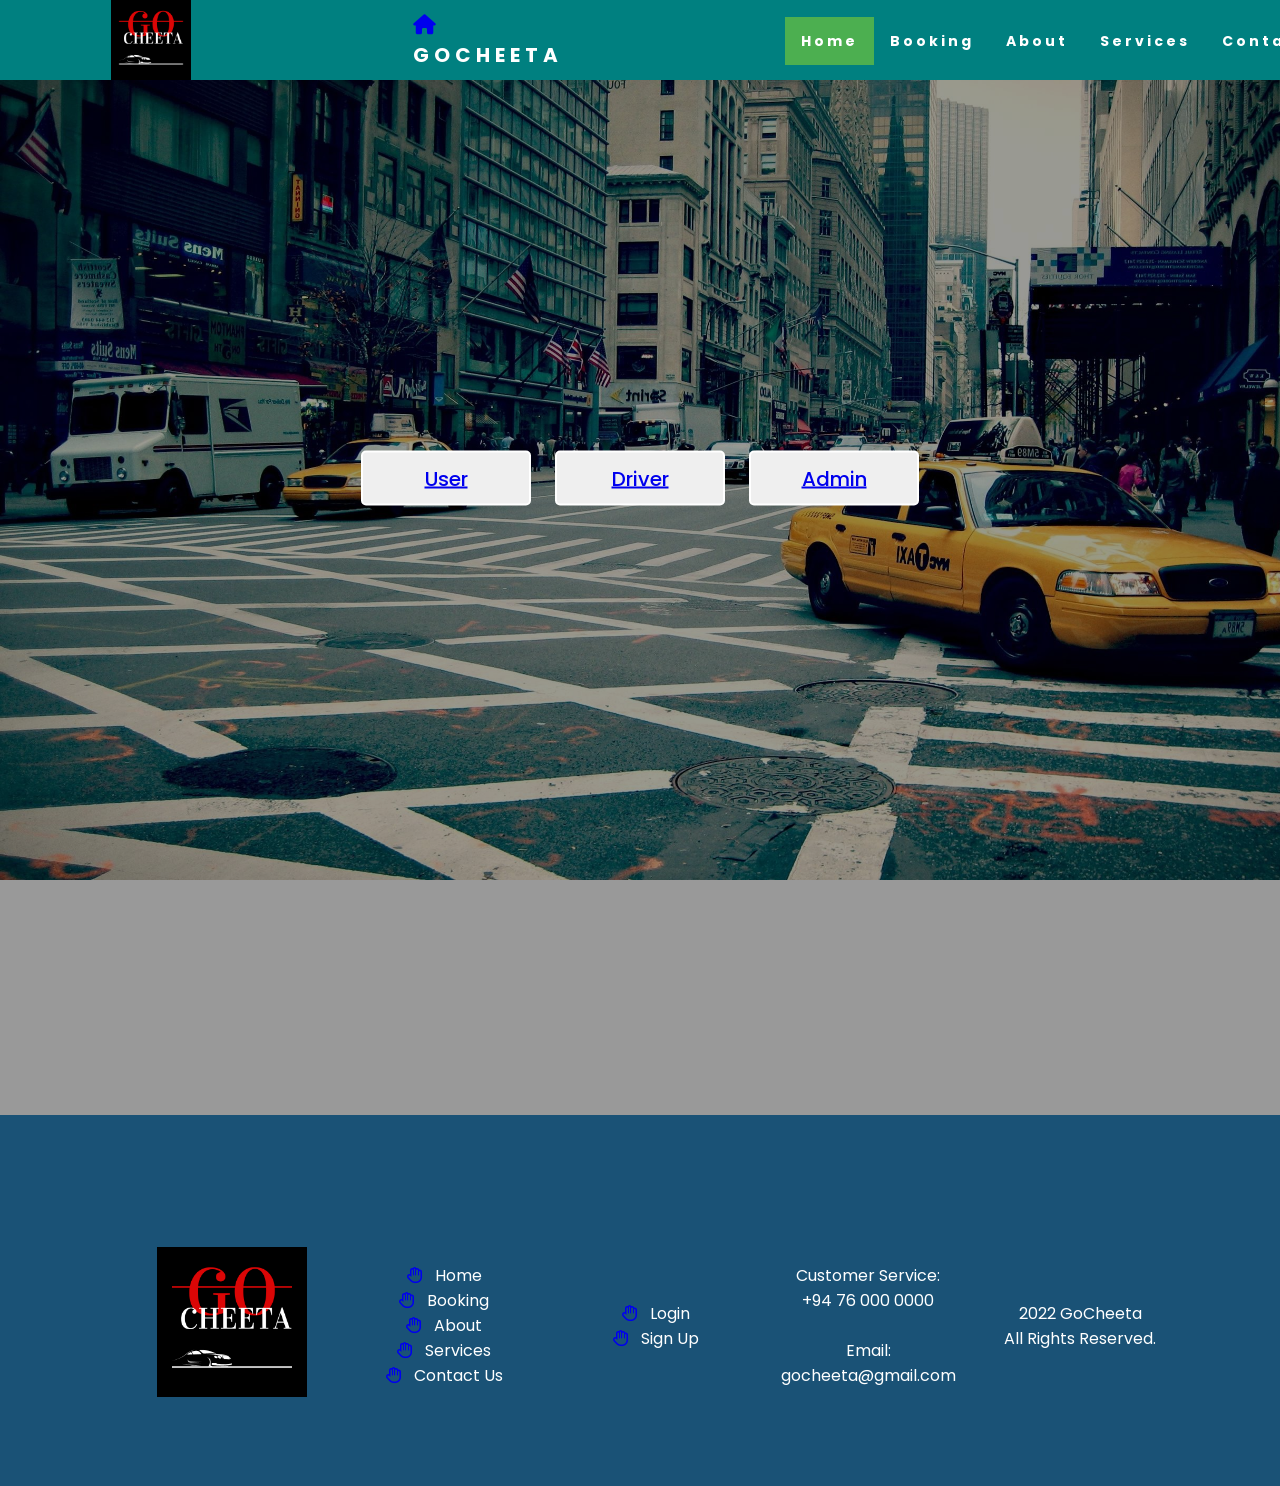
<file: GoCheeta_Client/target/GoCheeta_Client-1.0-SNAPSHOT/loginselection.html>
<!DOCTYPE html>

<html lang="en">

  <head>
    <meta charset="UTF-8" />

    <meta name="viewport" content="width=device-width, initial-scale=1.0" />
    <link href="https://fonts.googleapis.com/css2?family=Montserrat&display=swap" rel="stylesheet" />
    <link rel="stylesheet" href="navbar.css" />

    <title>Home</title>
    
    <link rel="stylesheet" href="https://cdnjs.cloudflare.com/ajax/libs/font-awesome/6.0.0-beta3/css/all.min.css"/>
    <!-- Google Font -->
    <link href="https://fonts.googleapis.com/css2?family=Poppins:wght@400;500;600&display=swap" rel="stylesheet"/>
    
    <link rel="stylesheet" href="service.css"/>
    
<style>
    
.about-section {
  padding: 50px;
  text-align: center;
  background-color: #1A5276;
  color: white;
}

#table {
    padding-top: 30px;
    padding-right: 20px;
    padding-bottom: 30px;
    padding-left: 75px;
    }    

p{
    font-size: 18px;
    color: #0088cc;
}

td{
  width: 210px;
}

*{
  margin: 0;
  padding: 0;
  box-sizing: border-box;
  font-family: 'Poppins',sans-serif;
}
::selection{
  color: #000;
  background: #fff;
}
.img{
  width: 100%;
  height: 115vh;
  background-size: cover;
  background-position: center;
  position: relative;
}
.img::before{
  content: '';
  position: absolute;
  height: 100%;
  width: 100%;
  background: rgba(0, 0, 0, 0.4);
}
.center{
  position: absolute;
  top: 52%;
  left: 50%;
  transform: translate(-50%, -50%);
  width: 100%;
  padding: 0 20px;
  text-align: center;
}
.center .title{
  color: #fff;
  font-size: 55px;
  font-weight: 600;
}
.center .sub_title{
  color: #fff;
  font-size: 52px;
  font-weight: 600;
}
.center .btns{
  margin-top: 20px;
}
.center .btns button{
  height: 55px;
  width: 170px;
  border-radius: 5px;
  border: none;
  margin: 0 10px;
  border: 2px solid white;
  font-size: 20px;
  font-weight: 500;
  padding: 0 10px;
  cursor: pointer;
  outline: none;
  transition: all 0.3s ease;
}
</style>

  </head>

  <body>

    <nav>

        <img src="gocheeta.png" alt="GoCheeta LOGO" width="80" height="80">
        
      <div class="heading">

          <a href="index.html"><i class="fa fa-home"></i></a>
          <h4>GoCheeta</h4>

      </div>

      <ul class="nav-links">

        <li><a class="active" href="index.html">Home</a></li>
        
        <li><a href="booking.html">Booking</a></li>

        <li><a href="about.html">About</a></li>

        <li><a href="services.html">Services</a></li>

        <li><a href="contact.jsp">Contact</a></li>

      </ul>

    </nav>
      
    <div class="img"><img src="car2.jpg" alt="Taxi Image" style="width:1349px;height:800px;"></div>
      <div class="center">
        <div class="btns">
            <button><a href="loginother.html">User</a></button>
            <button><a href="logindriver.html">Driver</a></button>
            <button><a href="loginadmin.html">Admin</a></button>
      </div>
    </div>  

    <div class="about-section">
        
        <br><br>
      
        <div id='table'> 
        <table>
          <tr>
            <td><img src="gocheeta.png" alt="GoCheeta LOGO" width="150" height="150"></td>
            <td>
                <a href="index.html"><i class="fa-regular fa-hand" ></i></a> &nbsp Home<br>
                <a href="booking.html"><i class="fa-regular fa-hand" ></i></a> &nbsp Booking<br>
                <a href="about.html"><i class="fa-regular fa-hand" ></i></a> &nbsp About<br>
                <a href="services.html"><i class="fa-regular fa-hand" ></i></a> &nbsp Services<br>
                <a href="contact.jsp"><i class="fa-regular fa-hand" ></i></a> &nbsp Contact Us<br>
            </td>
            <td>
                <a href="login.jsp"><i class="fa-regular fa-hand" ></i></a> &nbsp Login<br>
                <a href="signup.jsp"><i class="fa-regular fa-hand" ></i></a> &nbsp Sign Up<br>
            </td>
            <td>Customer Service:<br>
                +94 76 000 0000<br><br>
                
                Email:<br>
                  gocheeta@gmail.com
            
            </td>
            <td>
                2022 GoCheeta<br>
                All Rights Reserved.<br>
            </td>
          </tr>
        </table>
        </div>
    </div>
    
  </body>

</html>
</file>
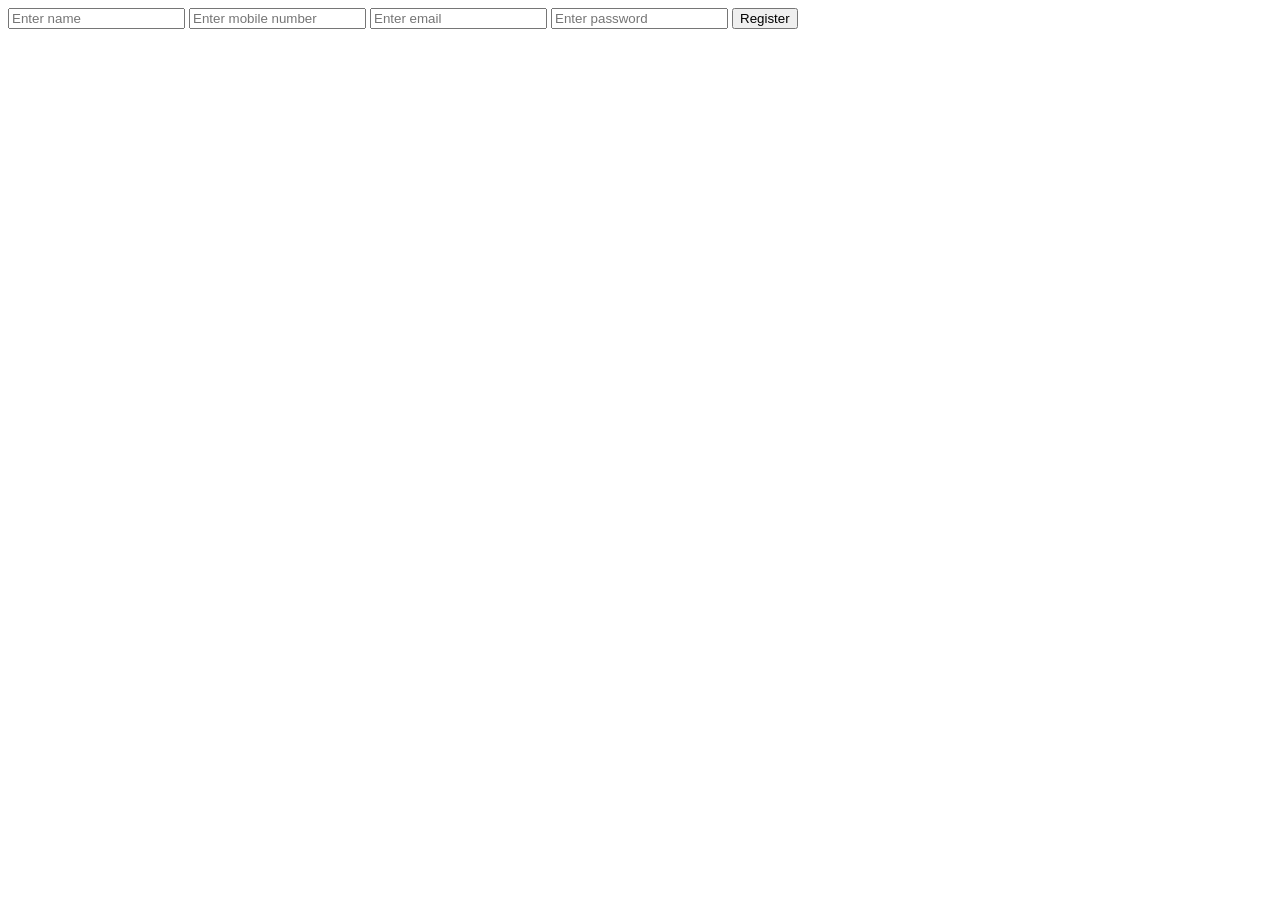
<file: GoCheeta_Client/target/GoCheeta_Client-1.0-SNAPSHOT/register.html>
<!DOCTYPE html>
<!--
Click nbfs://nbhost/SystemFileSystem/Templates/Licenses/license-default.txt to change this license
Click nbfs://nbhost/SystemFileSystem/Templates/JSP_Servlet/Html.html to edit this template
-->
<!DOCTYPE html>
<html lang="en">
<head>
    <meta charset="UTF-8">
    <meta http-equiv="X-UA-Compatible" content="IE=edge">
    <meta name="viewport" content="width=device-width, initial-scale=1.0">
    <title>Register Customer</title>
</head>
<body>
    <form action="register.jsp" method="post">
        <input type="text" name="name" placeholder="Enter name" required>
        <input type="text" name="mobile" placeholder="Enter mobile number" required>
        <input type="email" name="email" placeholder="Enter email" required>
        <input type="password" name="password" placeholder="Enter password" required>
        <button type="submit">Register</button>
    </form>
</body>
</html>
</file>
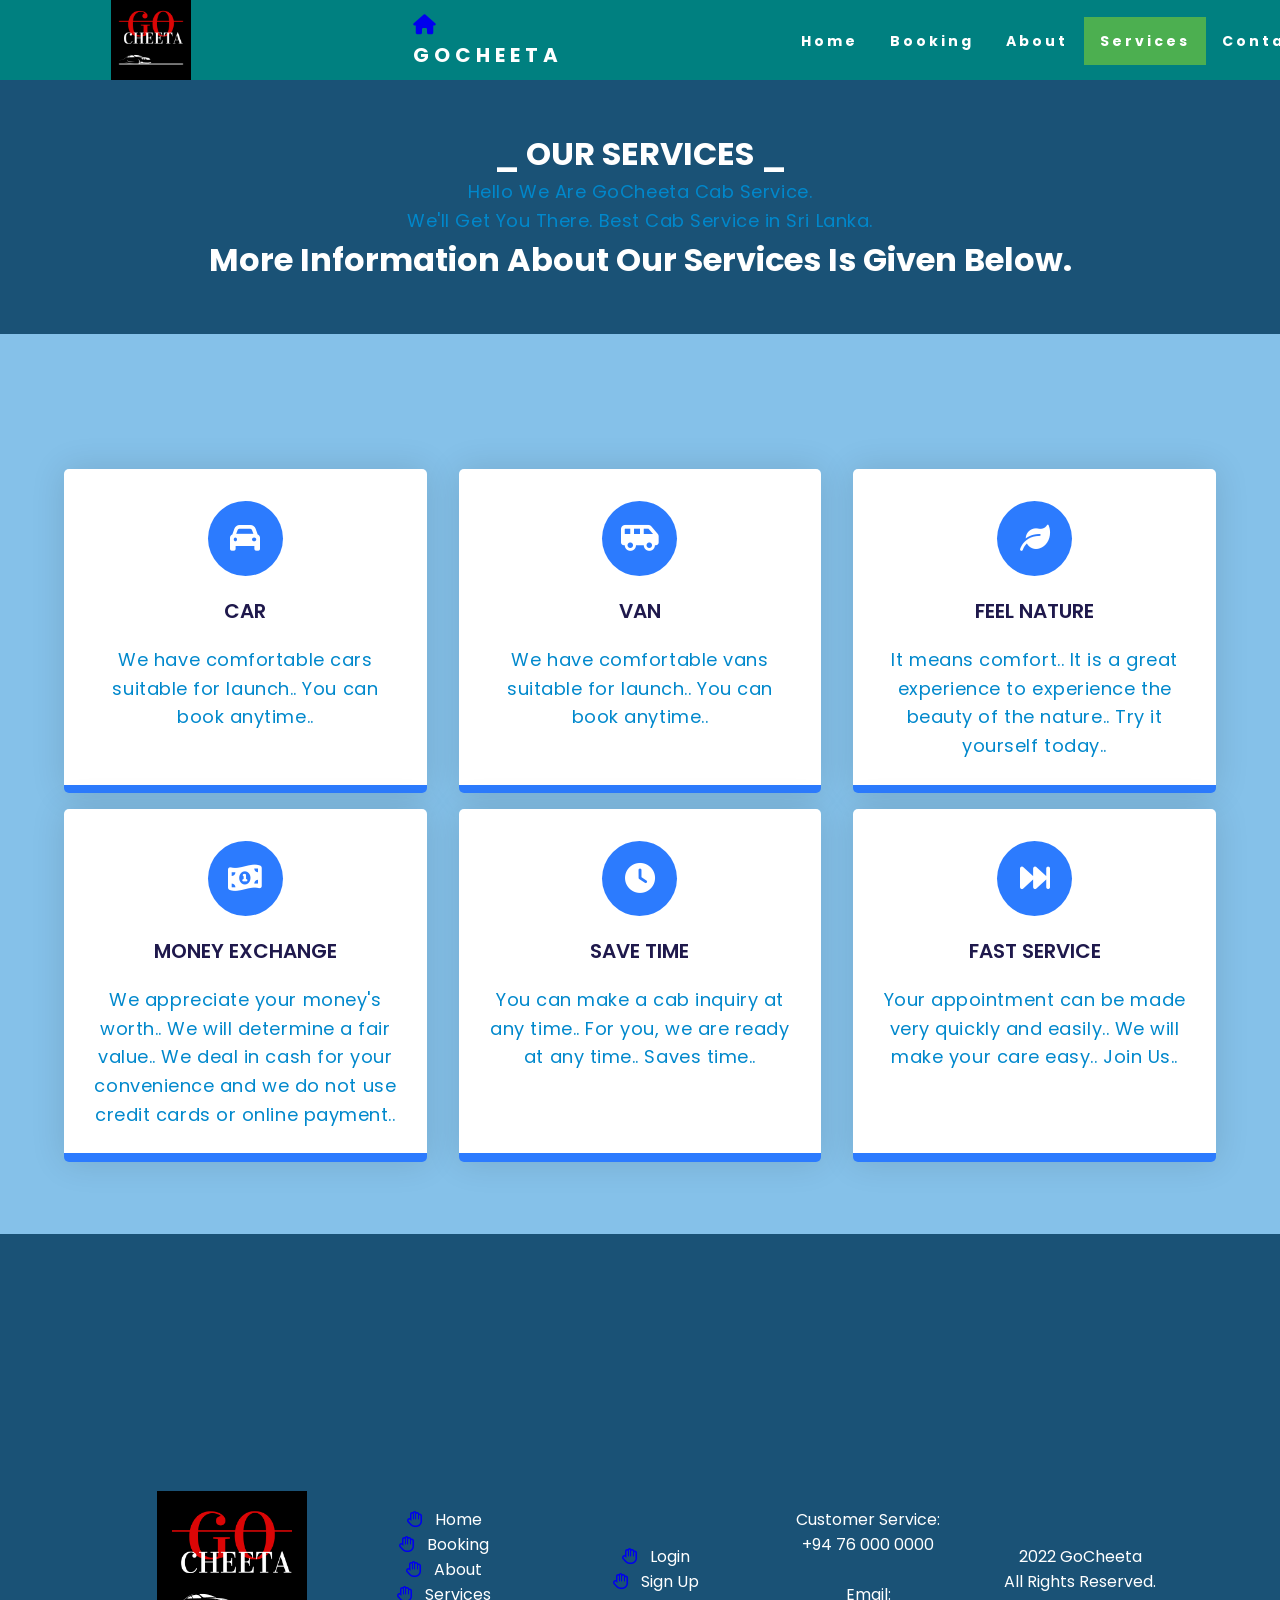
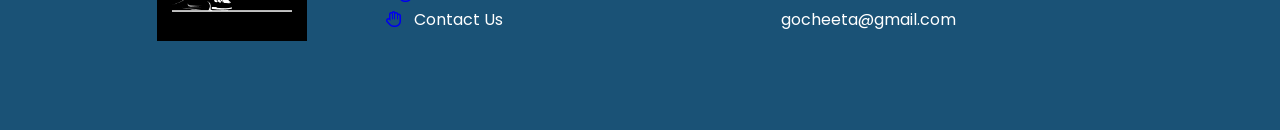
<file: GoCheeta_Client/target/GoCheeta_Client-1.0-SNAPSHOT/services.html>
<!DOCTYPE html>

<html lang="en">

  <head>

    <meta charset="UTF-8" />

    <meta name="viewport" content="width=device-width, initial-scale=1.0" />

    <link href="https://fonts.googleapis.com/css2?family=Montserrat&display=swap" rel="stylesheet"/>
    <link rel="stylesheet" href="navbar.css" />

    <title>Services</title>
    
    <link rel="stylesheet" href="https://cdnjs.cloudflare.com/ajax/libs/font-awesome/6.0.0-beta3/css/all.min.css"/>
    <!-- Google Font -->
    <link href="https://fonts.googleapis.com/css2?family=Poppins:wght@400;500;600&display=swap" rel="stylesheet"/>

    <link rel="stylesheet" href="service.css"/>

    <style>
.about-section {
  padding: 50px;
  text-align: center;
  background-color: #1A5276;
  color: white;
}
#table {
    padding-top: 30px;
    padding-right: 20px;
    padding-bottom: 30px;
    padding-left: 75px;
    }    

p{
    font-size: 18px;
    color: #0088cc;
}

td
{
  width: 210px;
}
    </style>    
    
  </head>

  <body style="background-color:#85C1E9;">

    <nav>
        <img src="gocheeta.png" alt="GoCheeta LOGO" width="80" height="80">

      <div class="heading">

        <a href="index.html"><i class="fa fa-home"></i></a>
        <h4>GoCheeta</h4>

      </div>

      <ul class="nav-links">

        <li><a href="index.html">Home</a></li>
        
        <li><a href="booking.html">Booking</a></li>

        <li><a href="about.html">About</a></li>

        <li><a class="active" href="services.html">Services</a></li>

        <li><a href="contact.jsp">Contact</a></li>

      </ul>

    </nav>
      
    <div class="about-section">
      <h1>_ OUR SERVICES _</h1>
      
      <p>Hello We Are GoCheeta Cab Service.</p>
      <p>We'll Get You There. Best Cab Service in Sri Lanka.</p>
      
      <h1>More Information About Our Services Is Given Below.</h1>
    </div>
 
    <section>
      <div class="row">
      </div>
      <div class="row">
        <div class="column">
          <div class="card">
            <div class="icon-wrapper">
              <i class="fa-solid fa-car"></i>
            </div>
            <h3>CAR</h3>
            <p>
              We have comfortable cars suitable for launch.. 
              You can book anytime..
            </p>
          </div>
        </div>
        <div class="column">
          <div class="card">
            <div class="icon-wrapper">
              <i class="fa-solid fa-van-shuttle"></i>
            </div>
            <h3>VAN</h3>
            <p>
              We have comfortable vans suitable for launch.. 
              You can book anytime..
            </p>
          </div>
        </div>
        <div class="column">
          <div class="card">
            <div class="icon-wrapper">
              <i class="fa-solid fa-leaf"></i>
            </div>
            <h3>FEEL NATURE</h3>
            <p>
              It means comfort.. It is a great experience to experience the beauty of the nature.. 
              Try it yourself today..
            </p>
          </div>
        </div>
          
          
          <div class="column">
          <div class="card">
            <div class="icon-wrapper">
              <i class="fa-solid fa-money-bill-1-wave"></i>
            </div>
            <h3>MONEY EXCHANGE</h3>
            <p>
              We appreciate your money's worth.. We will determine a fair value.. 
              We deal in cash for your convenience and we do not use credit cards or online payment..
            </p>
          </div>
        </div>
        <div class="column">
          <div class="card">
            <div class="icon-wrapper">
              <i class="fa-solid fa-clock"></i>
            </div>
            <h3>SAVE TIME</h3>
            <p>
              You can make a cab inquiry at any time.. For you, we are ready at any time.. 
              Saves time..
            </p>
          </div>
        </div>
        <div class="column">
          <div class="card">
            <div class="icon-wrapper">
              <i class="fa-solid fa-forward-fast"></i>
            </div>
            <h3>FAST SERVICE</h3>
            <p>
              Your appointment can be made very quickly and easily.. We will make your care easy..
              Join Us..
            </p>
          </div>
        </div>
        
      </div>
    </section>
      
    <div class="about-section">
        <br><br><br><br>
        <br><br><br>
      
        <div id='table'> 
        <table>
          <tr>
            <td><img src="gocheeta.png" alt="GoCheeta LOGO" width="150" height="150"></td>
            <td>
                <a href="index.html"><i class="fa-regular fa-hand" ></i></a> &nbsp Home<br>
                <a href="booking.html"><i class="fa-regular fa-hand" ></i></a> &nbsp Booking<br>
                <a href="about.html"><i class="fa-regular fa-hand" ></i></a> &nbsp About<br>
                <a href="services.html"><i class="fa-regular fa-hand" ></i></a> &nbsp Services<br>
                <a href="contact.jsp"><i class="fa-regular fa-hand" ></i></a> &nbsp Contact Us<br>
            </td>
            <td>
                <a href="index.html"><i class="fa-regular fa-hand" ></i></a> &nbsp Login<br>
                <a href="index.html"><i class="fa-regular fa-hand" ></i></a> &nbsp Sign Up<br>
            </td>
            <td>Customer Service:<br>
                +94 76 000 0000<br><br>
                
                Email:<br>
                  gocheeta@gmail.com
            
            </td>
            <td>
                2022 GoCheeta<br>
                All Rights Reserved.<br>
            </td>
          </tr>
        </table>
        </div>
    </div>
    
  </body>

</html>
</file>
<file: GoCheeta_Client/target/GoCheeta_Client-1.0-SNAPSHOT/navbar.css>
/*
Click nbfs://nbhost/SystemFileSystem/Templates/Licenses/license-default.txt to change this license
Click nbfs://nbhost/SystemFileSystem/Templates/JSP_Servlet/CascadeStyleSheet.css to edit this template
*/
/* 
    Created on : Sep 7, 2022, 10:16:10 PM
    Author     : Tharushi Dhananjika
*/

* {

  margin: 0px;

  padding: 0px;

  box-sizing: border-box;

}

.body-text {

  display: flex;

  font-family: "Montserrat", sans-serif;

  align-items: center;

  justify-content: center;

  margin-top: 250px;

}

nav {

  display: flex;

  justify-content: space-around;

  align-items: center;

  min-height: 8vh;

  background-color: teal;

  font-family: "Montserrat", sans-serif;

}

.heading {

  color: white;

  text-transform: uppercase;

  letter-spacing: 5px;

  font-size: 20px;

}

.nav-links {

  display: flex;

  justify-content: space-around;

  width: 30%;

}

.nav-links li {

  list-style: none;

}

.nav-links a {

  color: white;

  text-decoration: none;

  letter-spacing: 3px;

  font-weight: bold;

  font-size: 14px;

  padding: 14px 16px;

}

.nav-links a:hover:not(.active) {

  background-color: lightseagreen;

}

.nav-links li a.active {

  background-color: #4caf50;

}
</file>
<file: GoCheeta_Client/target/GoCheeta_Client-1.0-SNAPSHOT/service.css>
/*
Click nbfs://nbhost/SystemFileSystem/Templates/Licenses/license-default.txt to change this license
Click nbfs://nbhost/SystemFileSystem/Templates/JSP_Servlet/CascadeStyleSheet.css to edit this template
*/
/* 
    Created on : Sep 8, 2022, 4:55:08 PM
    Author     : Tharushi Dhananjika
*/
* {
  padding: 0;
  margin: 0;
  box-sizing: border-box;
  font-family: "Poppins", sans-serif;
}
section {
  height: 100vh;
  width: 100%;
  display: grid;
  place-items: center;
}
.row {
  display: flex;
  flex-wrap: wrap;
}
.column {
  width: 100%;
  padding: 0 1em 1em 1em;
  text-align: center;
}
.card {
  width: 100%;
  height: 100%;
  padding: 2em 1.5em;
  background: linear-gradient(#ffffff 50%, #2c7bfe 50%);
  background-size: 100% 200%;
  background-position: 0 2.5%;
  border-radius: 5px;
  box-shadow: 0 0 35px rgba(0, 0, 0, 0.12);
  cursor: pointer;
  transition: 0.5s;
}
h3 {
  font-size: 20px;
  font-weight: 600;
  color: #1f194c;
  margin: 1em 0;
}
p {
  color: #575a7b;
  font-size: 15px;
  line-height: 1.6;
  letter-spacing: 0.03em;
}
.icon-wrapper {
  background-color: #2c7bfe;
  position: relative;
  margin: auto;
  font-size: 30px;
  height: 2.5em;
  width: 2.5em;
  color: #ffffff;
  border-radius: 50%;
  display: grid;
  place-items: center;
  transition: 0.5s;
}
.card:hover {
  background-position: 0 100%;
}
.card:hover .icon-wrapper {
  background-color: #ffffff;
  color: #2c7bfe;
}
.card:hover h3 {
  color: #ffffff;
}
.card:hover p {
  color: #f0f0f0;
}
@media screen and (min-width: 768px) {
  section {
    padding: 0 2em;
  }
  .column {
    flex: 0 50%;
    max-width: 50%;
  }
}
@media screen and (min-width: 992px) {
  section {
    padding: 1em 3em;
  }
  .column {
    flex: 0 0 33.33%;
    max-width: 33.33%;
  }
}
</file>
